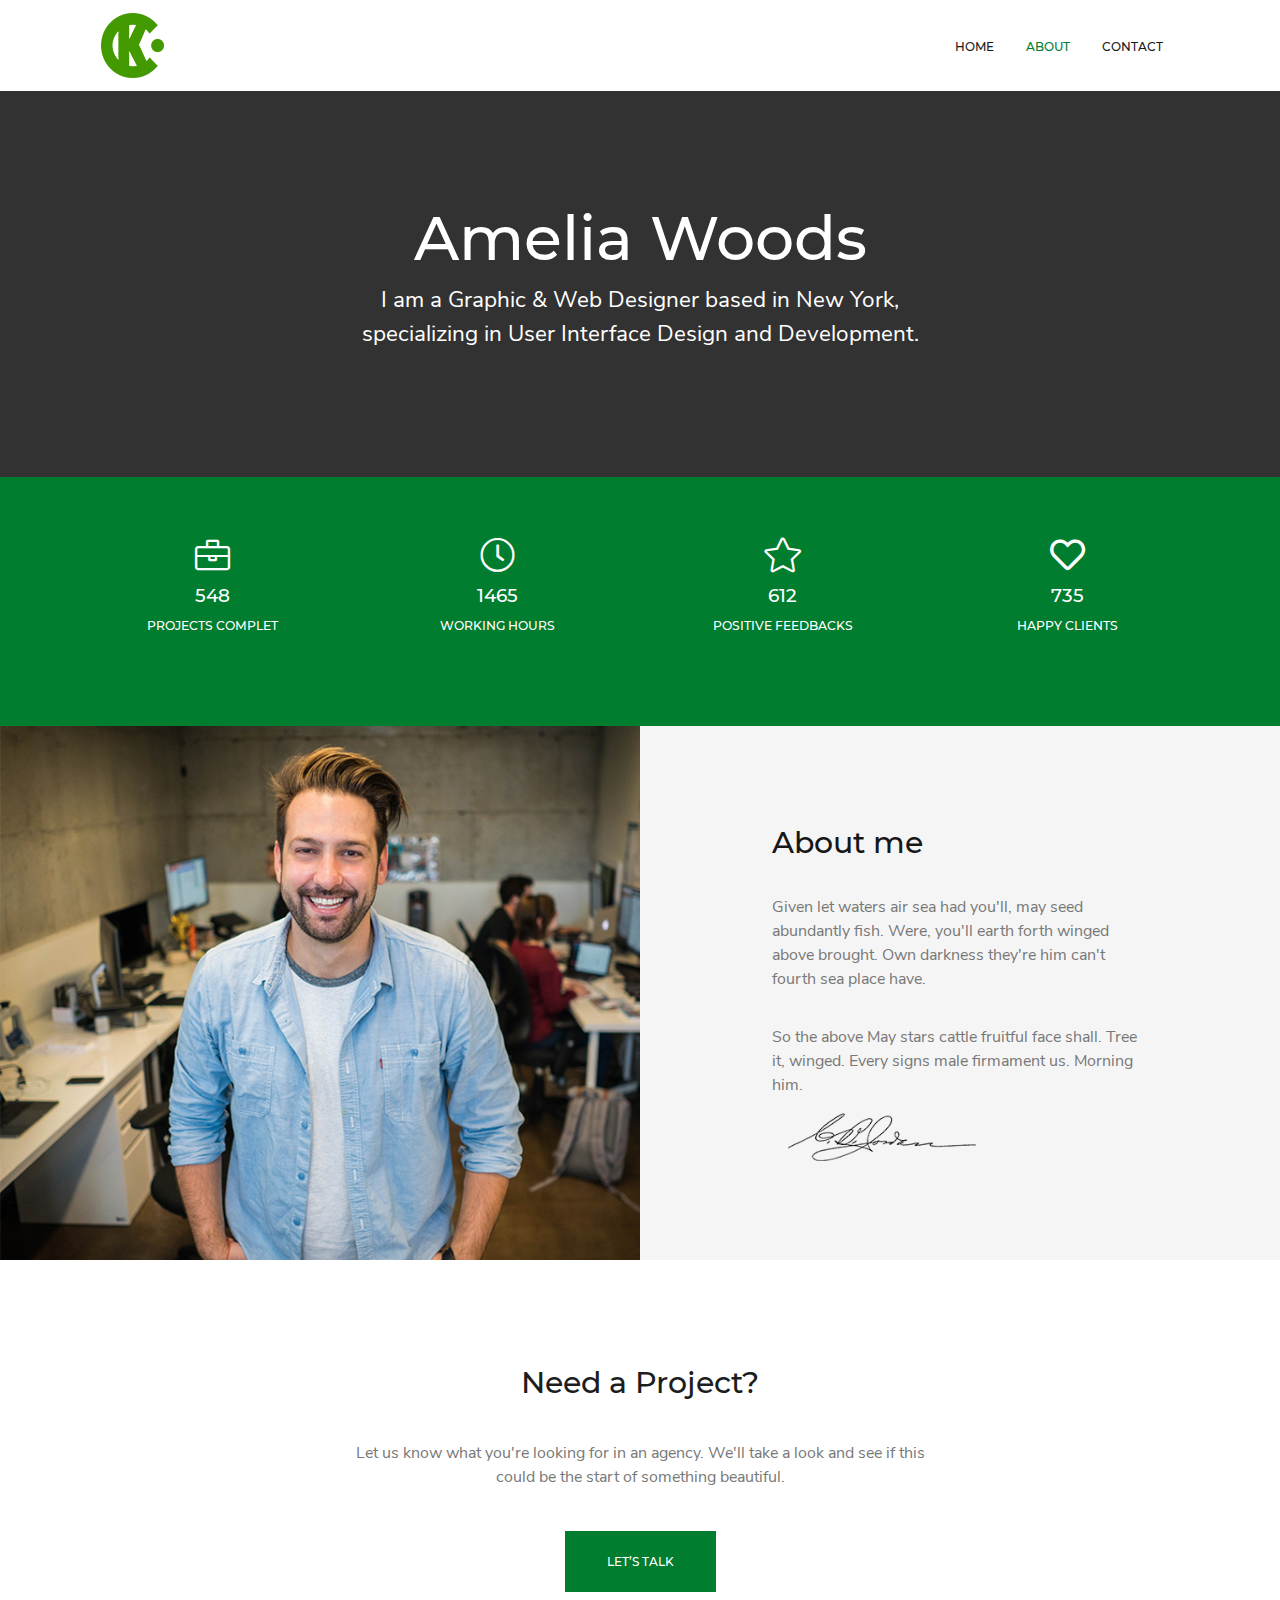
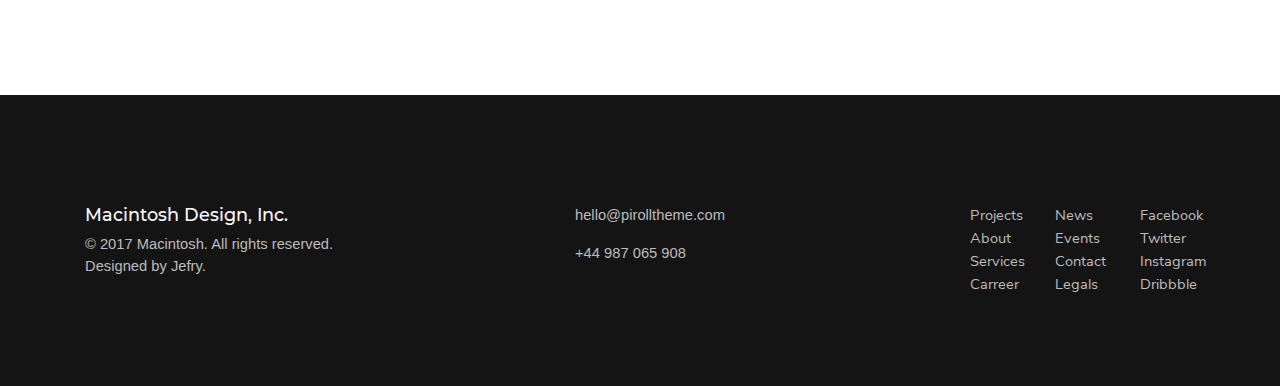
<file: About/about.html>
<!DOCTYPE html>
<html lang="en">

<head>
    <meta charset="UTF-8">
    <meta name="viewport" content="width=device-width, initial-scale=1.0">
    <title>About</title>

    <link rel="stylesheet" href="../css/all.min.css">
    <link rel="stylesheet" href="../css/bootstrap.css">
    <link rel="stylesheet" href="css/style.css">
    
</head>

<body>

    <header>
        <div class="container">
            <nav class="navbar navbar-expand-lg navbar-light">
                <a class="navbar-brand" href="../index.html"><img src="img/logo.png" alt=""></a>
                <button class="navbar-toggler" type="button" data-toggle="collapse"
                    data-target="#navbarSupportedContent" aria-controls="navbarSupportedContent" aria-expanded="false"
                    aria-label="Toggle navigation">
                    <span class="fad fa-bars icon"></span>
                </button>

                <div class="collapse navbar-collapse" id="navbarSupportedContent">
                    <ul class="navbar-nav ml-auto">
                        <li class="nav-item active">
                            <a class="header__nav-link" href="../home/home.html">Home</a>
                        </li>
                        <li class="nav-item">
                            <a class="header__nav-link about" href="#">about</a>
                        </li>
                        <li class="nav-item">
                            <a class="header__nav-link" href="../Contact/contact.html">contact</a>
                        </li>
                </div>
            </nav>
        </div>

        <div class="header__center">
            <div class="col-lg-6 col-md-6 col-sm-8 col-10">
                <h1 class="header__center-title">Amelia Woods</h1>
                <p class="header__center-text">I am a Graphic & Web Designer based in New York, specializing
                    in User Interface Design and Development.</p>
            </div>
        </div>

        <div class="header__end">
            <div class="container">
                <div class="row justify-content-center">

                    <div class="col-lg-3 col-md-3 col-sm-6 col-5 header__end-box text-center">
                        <i class="fal fa-briefcase header__end-icon"></i>
                        <h4>548</h4>
                        <p>projects complet</p>
                    </div>

                    <div class="col-lg-3 col-md-3 col-sm-6 col-5 header__end-box text-center">
                        <i class="fal fa-clock header__end-icon"></i>
                        <h4>1465</h4>
                        <p>WORKING HOURS</p>
                    </div>

                    <div class="col-lg-3 col-md-3 col-sm-6 col-5 header__end-box text-center">
                        <i class="fal fa-star header__end-icon"></i>
                        <h4>612</h4>
                        <p>POSITIVE FEEDBACKS</p>
                    </div>

                    <div class="col-lg-3 col-md-3 col-sm-6 col-5 header__end-box text-center">
                        <i class="far fa-heart header__end-icon"></i>
                        <h4>735</h4>
                        <p>HAPPY CLIENTS</p>
                    </div>

                </div>
            </div>
        </div>

    </header>

    <section>
        <div class="row justify-content-center section__set">
            <div class="col-lg-6 col-md-6 col-sm-6 col-12 p-0">
                <img class="w-100" src="img/section-img.jpg" alt="">
            </div>

            <div class="col-lg-6 col-md-6 col-sm-6 d-flex justify-content-center align-items-center">

                <div class="col-lg-8 col-md-10 col-sm-10 col-9">
                    
                    <h3 class="section-title">About me</h3>
                    <p class="section-text">Given let waters air sea had you'll, may seed abundantly fish.
                        Were, you'll earth forth winged above brought. Own darkness
                        they're him can't fourth sea place have.
                    </p>
                    <p class="section-text">So the above May stars cattle fruitful face shall. Tree it, winged.
                        Every signs male firmament us. Morning him.</p>

                    <div class="col-lg-7 col-md-7 col-sm-7 col-7">
                        <img class="section__img" src="img/signature.png" alt="">
                    </div>

                </div>
            </div>
        </div>

    </section>

    <main>
        <div class="col-lg-6 col-md-8 col-sm-9 col-10 text-center">
            <h2 class="main__title">Need a Project?</h2>
            <p class="main__text">Let us know what you're looking for in an agency. We'll take a look and see
                if this could be the start of something beautiful.</p>
            <a href="About.zip" class="main__btn">let’s talk</a>
        </div>
    </main>

    <footer>
        <div class="container">
            <div class="row footer__flex">

                <div class="col-lg-3 col-md-6 col-sm-6 col-6">
                    <h3 class="footer__title">Macintosh Design, Inc.</h3>
                    <p>© 2017 Macintosh. All rights reserved.
                        Designed by Jefry.</p>

                </div>

                <div class="col-lg-2 col-md-6 col-sm-6 col-6 footer_right">
                    <p>hello@pirolltheme.com </p>
                    <p>+44 987 065 908 </p>

                </div>

                <div class="col-lg-3 col-md-5 col-sm-12 row justify-content-around footer__box">
                    <div class="col-lg-4 col-md-4 col-sm-2 col-4 d-flex footer__center flex-column">
                        <a href="../Project/projects.html">Projects</a>
                        <a href="#">About</a>
                        <a href="">Services</a>
                        <a href="">Carreer</a>
                    </div>
                    <div class="col-lg-4 col-md-4 col-sm-2 col-4 d-flex footer__center flex-column">
                        <a href="">News</a>
                        <a href="">Events</a>
                        <a href="../Contact/contact.html">Contact</a>
                        <a href="">Legals</a>
                    </div>
                    <div class="col-lg-4 col-md-4 col-sm-2 col-4 d-flex footer__center flex-column">
                        <a href="https://www.facebook.com/">Facebook</a>
                        <a href="https://twitter.com/home?lang=ru">Twitter</a>
                        <a href="https://www.instagram.com/">Instagram</a>
                        <a href="https://dribbble.com/">Dribbble</a>
                    </div>
                </div>

            </div>
        </div>
    </footer>


    <script src="../js/jquery.js"></script>
    <script src="../js/bootstrap.js"></script>


</body>

</html>
</file>
<file: About/css/style.css>
@import 'fonts.css';

:root {
    --m-m: 'Montserrat-Medium';
    --ns-r: 'NunitoSans-Regular';
    --ws-r: 'WorkSans-Regular';
}

/* *************************************** */
/* ------------- header start ------------ */

a {
    text-decoration: none;
}

.icon {
    font-size: 30px;
    color: #38a361;
}

.navbar-toggler{
    border: 1px solid ;
}

.navbar-toggler:active{
    border: 1px solid #007d2f;
}

.navbar-toggler:focus{
    outline: none;
}

.header__nav-link {
    font-family: var(--m-m);
    font-size: 12px;
    color: #191919;
    margin: 0 16px;
    text-transform: uppercase;
}

.header__nav-link:hover {
    text-decoration: none;
    color: #007d2f;
}

.about {
    color: #007d2f;
}

.header__center {
    display: flex;
    justify-content: center;
    align-items: center;
    text-align: center;
    padding-top: 110px;
    padding-bottom: 110px;
    background: #323232;
}

.header__center-title {
    font-family: var(--m-m);
    font-size: 61.69px;
    color: white;
}

.header__center-text {
    font-family: var(--ns-r);
    font-size: 22.52px;
    color: white;
}

/* *************************************** */

.header__end {
    padding-bottom: 75px;
    background: #007d2f;
}

.header__end-box {
    margin-top: 60px;
}

.header__end-icon {
    font-size: 35px;
    color: white;
}

.header__end h4 {
    font-family: var(--m-m);
    font-size: 18.44px;
    color: white;
    margin: 10px 0;
}

.header__end p {
    font-family: var(--m-m);
    font-size: 12.29px;
    color: white;
    text-transform: uppercase;
}

/* ------------- header end -------------- */
/* *************************************** */
/* ------------ section start ------------ */

section {
    background: #f5f5f5;
}

.section-title {
    font-family: var(--m-m);
    font-size: 30px;
    margin-bottom: 6px;
    color: #171717;
}

.section__img {
    width: 100%;
}

.section-text {
    font-family: var(--ns-r);
    font-size: 16px;
    color: #787878;
    margin-top: 34px;
}

.section__set{
    margin: 0;
}



/* ------------- section end ------------- */
/* *************************************** */
/* -------------- main start ------------- */

main {
    display: flex;
    justify-content: center;
    align-items: center;
    padding-top: 105px;
    padding-bottom: 122px;
}

.main__title {
    font-family: var(--m-m);
    font-size: 30px;
    color: #1d1d1d;
    margin-bottom: 40px;
}

.main__text {
    font-family: var(--ns-r);
    font-size: 16px;
    color: #787878;
    margin-bottom: 60px;
}

.main__btn {
    padding: 23px 42px;
    color: white;
    text-transform: uppercase;
    background: #007d2f;
    font-family: var(--m-m);
    font-size: 12px;
    transition: 0.5s;
}

.main__btn:hover {
    text-decoration: none;
    padding: 28px 47px;
    color: white;
}

/* --------------- main end -------------- */
/* *************************************** */
/* ------------- footer start ------------ */

footer {
    background: #141414;
    padding-top: 109px;
    padding-bottom: 90px;
}

.footer__title {
    font-family: var(--m-m);
    font-size: 17.66px;
    color: white;
}

footer p {
    font-size: 14.72px;
    color: #bcbcbc;
}

footer a {
    font-family: var(--ns-r);
    font-size: 14.72px;
    color: #bcbcbc;
    line-height: 23px;
}

footer a:hover {
    color: white;
    text-decoration: none;
}

.footer__flex{
    justify-content: space-between;
}

/* -------------- footer end ------------- */
/* *************************************** */
/* ------------- media start ------------- */

@media (max-width: 1186px) {
    
    .header__center-text {
        font-size: 15px;
    }
    
    .header__center-title {
        font-size: 48px;
    }
}

@media (max-width:992px) {
    
    .navbar-collapse{
        background: #007d2f;
        border-radius: 12px;
    }
    
    .header__nav-link {
        color: #ffffff;
    }
    
    .nav-item{
        margin-top: 5px;
        margin-bottom: 5px;
    }
    
    .header__nav-link:hover{
        color: greenyellow;
    }
    
    .header__end {
        padding-bottom: 55px;
    }

    .section-text {
        font-size: 14px;
    }
    
    .footer__box {
        margin-top: 40px;
    }

    footer {
        padding-top: 95px;
        padding-bottom: 75px;
    }
    
    .footer_right{
        text-align: end;
    }
    
    .footer__flex{
        justify-content: center;
    }

}

@media (max-width:768px) {
    
    .header__center-title {
        font-size: 42px;
    }

    .header__center-text {
        font-size: 14px;
    }
    
    .section-title {
        font-size: 25px;
        margin-bottom: 15px;
    }

    .section-text {
        margin-top: 0;
        font-size: 13px;
    }
    
    main {
        padding-top: 100px;
        padding-bottom: 100px;
    }
    
    footer p {
        font-size: 13px;
        color: #bcbcbc;
    }
    
    .footer__title {
        font-size: 16px;
    }
    
    footer {
        padding-top: 80px;
        padding-bottom: 70px;
    }
    
}

@media (max-width: 708px) {
    
    .section-title {
        font-size: 23px;
        margin-bottom: 5px;
    }
    
    .section-text {
        font-size: 12px;
    }
    
    main {
        padding-top: 90px;
        padding-bottom: 95px;
    }
    
    .main__title {
        font-size: 28px;
        margin-bottom: 28px;
    }
    
    .main__text {
        font-size: 15px;
        margin-bottom: 55px;
    }
    
    .header__end-icon {
        font-size: 30px;
    }
    
    .header__end h4 {
        font-size: 15px;
        margin: 7px 0;
    }
    
    .header__end-box {
        margin-top: 45px;
    }
    
    .header__end {
        padding-bottom: 45px;
    }
    
}

@media (max-width: 576px) {
    .section-text {
        font-size: 13px;
    }
    
    .section-title {
        font-size: 23px;
        margin-bottom: 8px;
        margin-top: 30px;
    }
    
    section{
        padding-bottom: 15px;
    }
    
    .main__text {
        font-size: 14px;
        margin-bottom: 40px;
    }
    
    .main__title {
        font-size: 25px;
        margin-bottom: 25px;
    }
    
    main {
        padding-top: 60px;
        padding-bottom: 75px;
    }
    
    .footer__center{
        align-items: center;
    }
}

@media(max-width:386px){
    footer p {
        font-size: 12px;
    }
    
    footer a {
        font-size: 14px;
    }
    
    .left__title {
        font-size: 24px;
    }
    
    .left_p, .left_a {
        font-size: 13.5px;
    }
    
    .carousel-control-prev, .carousel-control-next {
        padding: 35px 0;
    }
    
    .carousel-indicators {
        bottom: 28px;
    }
}
</file>
